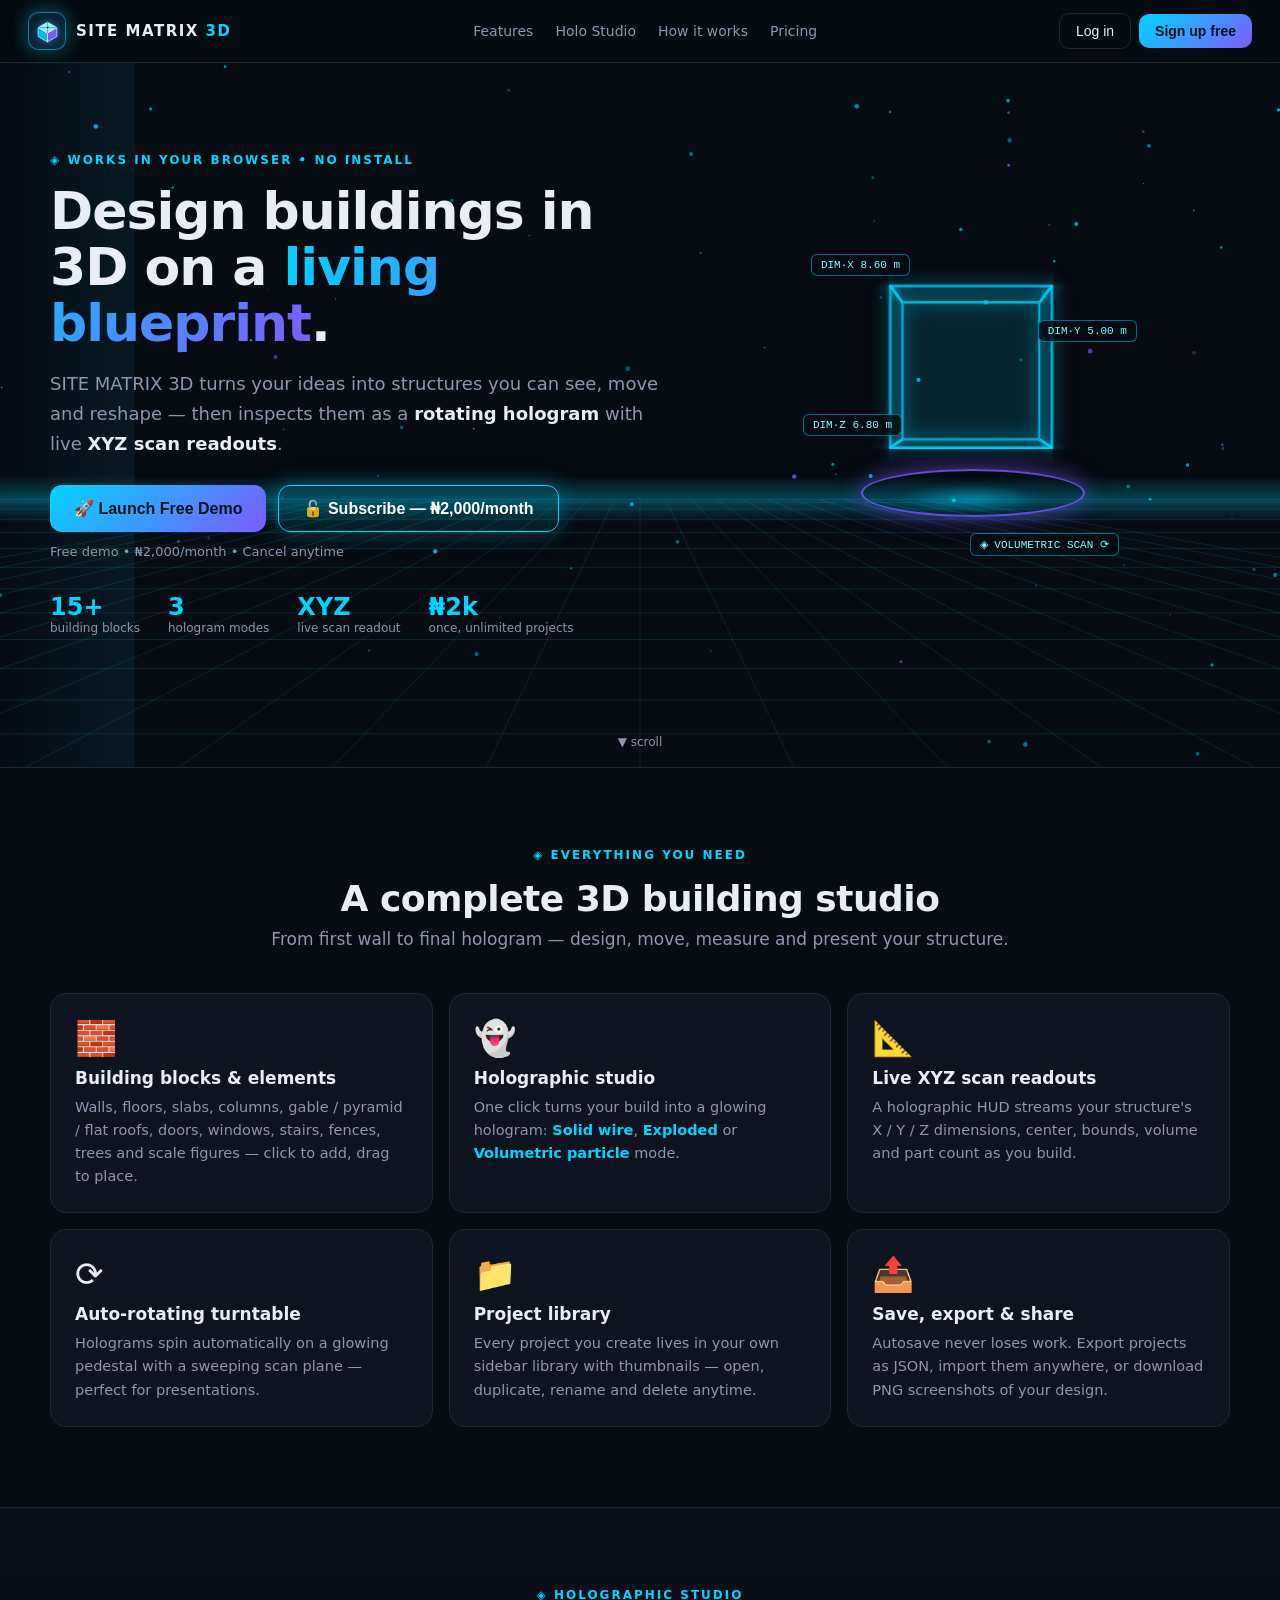
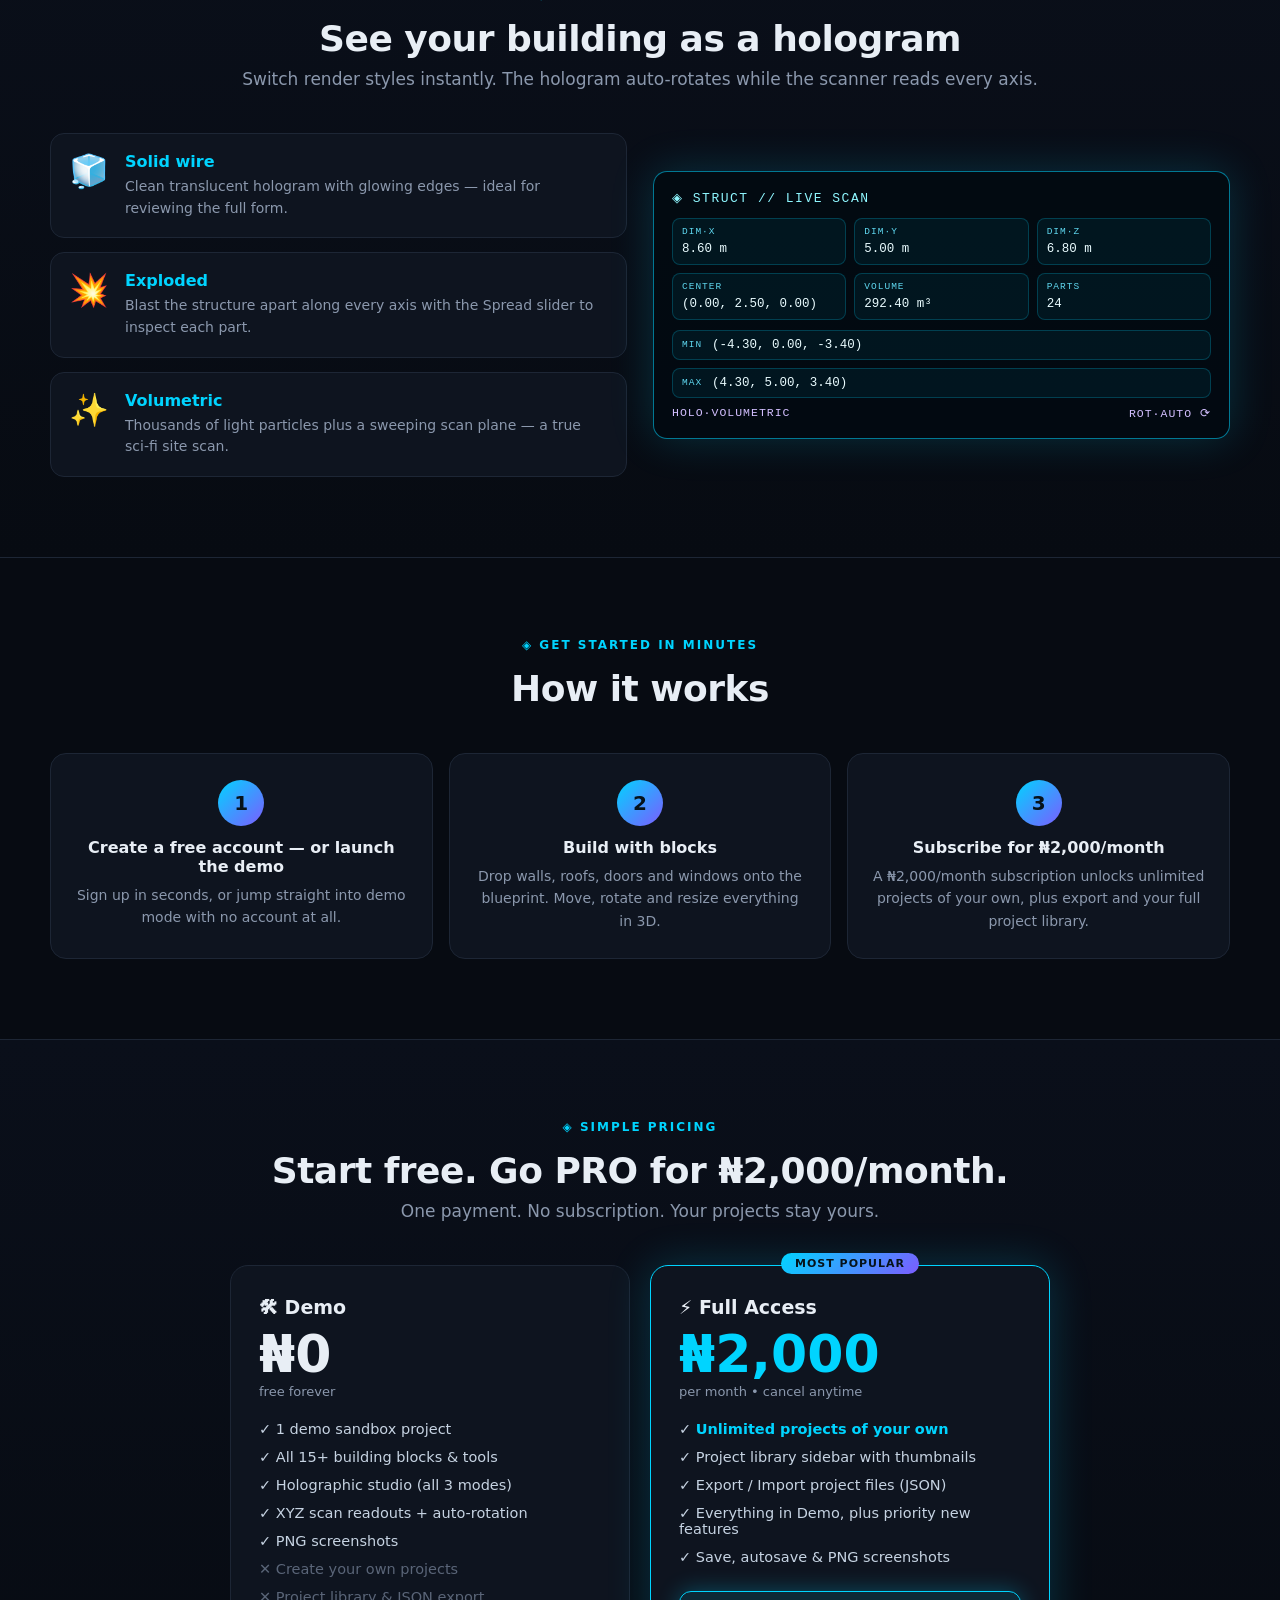
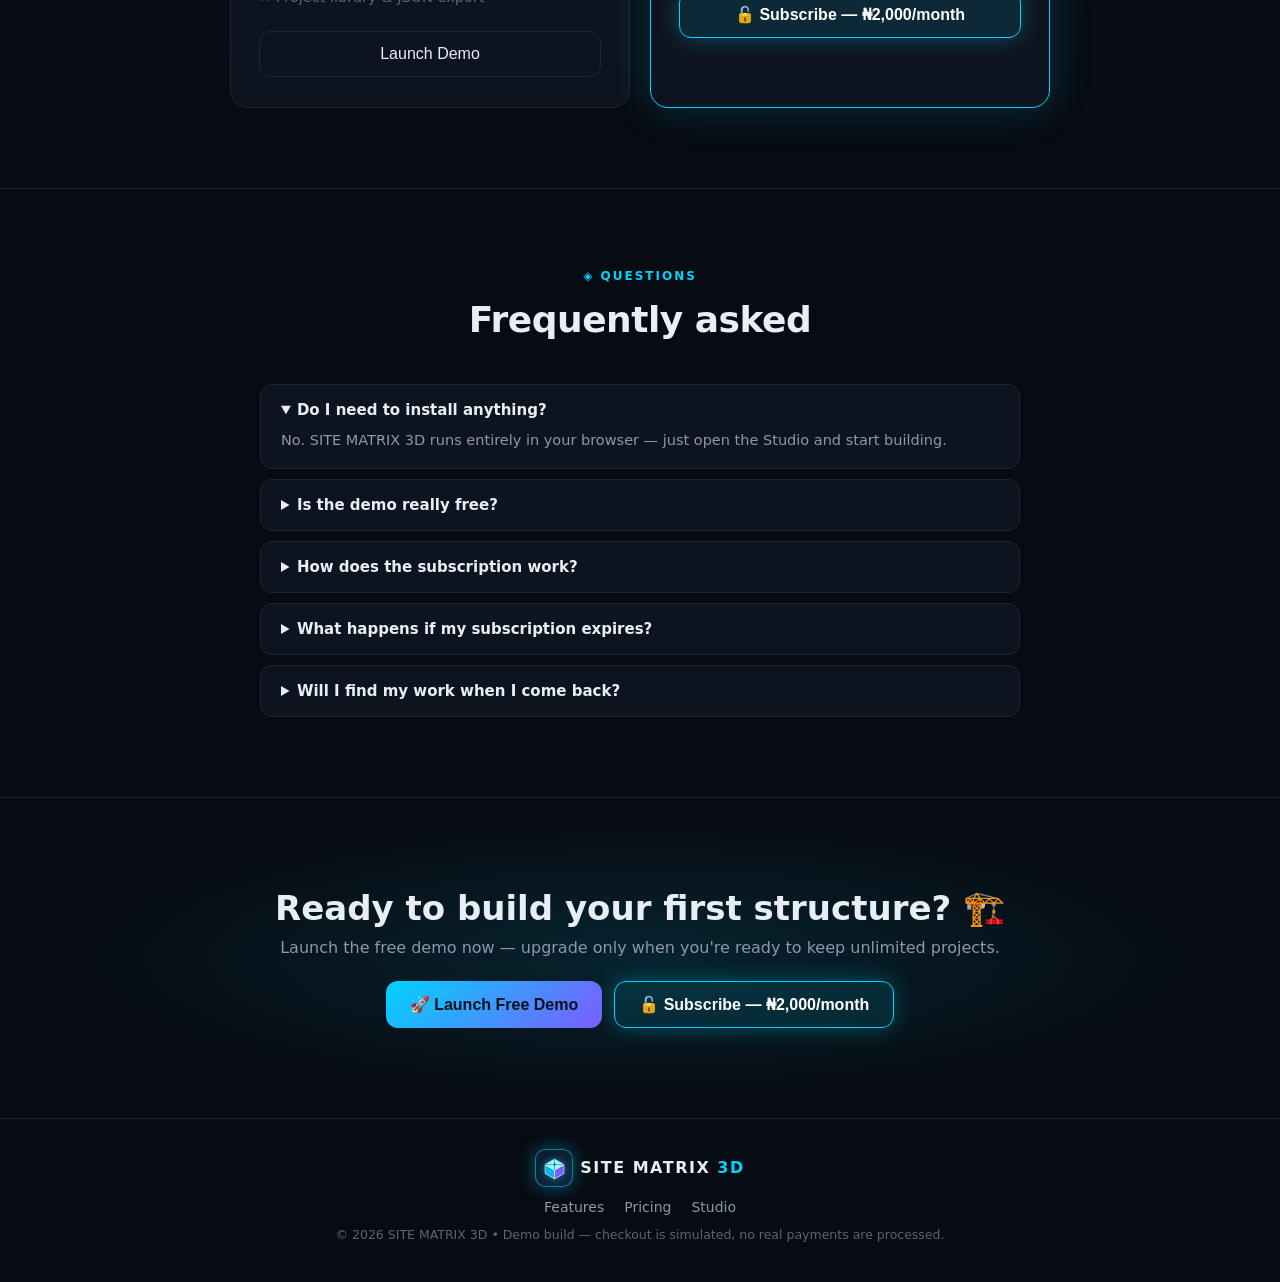
<file: index.html>
<!DOCTYPE html>
<html lang="en">
<head>
  <meta charset="UTF-8" />
  <meta name="viewport" content="width=device-width, initial-scale=1.0, viewport-fit=cover" />
  <style>
    :root { --safe-bottom: env(safe-area-inset-bottom, 0px); }
    body { padding-bottom: var(--safe-bottom); }
  </style>
  <title>SITE MATRIX 3D — Design Buildings on a Living Blueprint</title>
  <meta name="description" content="SITE MATRIX 3D: build houses and structures in 3D, then inspect them as a rotating hologram with live XYZ scan readouts. Free demo, full access ₦2,000/month." />
  <link rel="icon" href="data:image/svg+xml,%3Csvg xmlns='http://www.w3.org/2000/svg' viewBox='0 0 100 100'%3E%3Ctext y='.9em' font-size='90'%3E%F0%9F%A7%8A%3C/text%3E%3C/svg%3E" />
  <link rel="stylesheet" href="landing.css?v=6" />
  <link rel="stylesheet" href="pay.css?v=6" />
</head>
<body>
  <!-- ================= NAV ================= -->
  <nav id="nav">
    <a class="nav-brand" href="#top">
      <span class="logo"><svg viewBox="0 0 48 48" aria-hidden="true"><polygon points="6,16.5 24,27 24,44 6,33.5" fill="#00b8e6" stroke="rgba(234,252,255,.9)" stroke-width="1.4" stroke-linejoin="round"/><polygon points="42,16.5 24,27 24,44 42,33.5" fill="#7c5cff" stroke="rgba(234,252,255,.9)" stroke-width="1.4" stroke-linejoin="round"/><polygon points="24,6 42,16.5 24,27 6,16.5" fill="#8ff7ff" stroke="rgba(234,252,255,.9)" stroke-width="1.4" stroke-linejoin="round"/><line x1="24" y1="6" x2="24" y2="27" stroke="#0b3a52" stroke-width="1.4" opacity=".55"/><line x1="6" y1="16.5" x2="42" y2="16.5" stroke="#0b3a52" stroke-width="1.4" opacity=".55"/><circle cx="24" cy="16.5" r="2.4" fill="#0b1626" stroke="#eafcff" stroke-width="1"/></svg></span>
      <span class="nav-title">SITE MATRIX <em>3D</em></span>
    </a>
    <div class="nav-links">
      <a href="#features">Features</a>
      <a href="#holo">Holo Studio</a>
      <a href="#how">How it works</a>
      <a href="#pricing">Pricing</a>
    </div>
    <div class="nav-auth" id="nav-auth">
      <button class="btn btn-ghost" id="nav-login">Log in</button>
      <button class="btn btn-primary" id="nav-signup">Sign up free</button>
    </div>
    <div class="nav-auth hidden" id="nav-user">
      <span class="nav-chip" id="nav-chip">👤</span>
      <a class="btn btn-primary" href="app.html">Open Studio →</a>
      <button class="btn btn-ghost" id="nav-logout">Logout</button>
    </div>
  </nav>

  <!-- ================= HERO ================= -->
  <header id="top" class="hero">
    <canvas id="bg-canvas"></canvas>
    <div class="hero-inner">
      <div class="hero-copy">
        <div class="eyebrow">◈ WORKS IN YOUR BROWSER • NO INSTALL</div>
        <h1>Design buildings in 3D on a <span class="grad">living blueprint</span>.</h1>
        <p class="lede">SITE MATRIX 3D turns your ideas into structures you can see, move and reshape — then inspects them as a <b>rotating hologram</b> with live <b>XYZ scan readouts</b>.</p>
        <div class="cta-row">
          <button class="btn btn-big btn-primary" id="hero-demo">🚀 Launch Free Demo</button>
          <button class="btn btn-big btn-glow" id="hero-unlock">🔓 Subscribe — ₦2,000/month</button>
        </div>
        <div class="cta-note">Free demo • ₦2,000/month • Cancel anytime</div>
        <div class="stats">
          <div><b>15+</b><span>building blocks</span></div>
          <div><b>3</b><span>hologram modes</span></div>
          <div><b>XYZ</b><span>live scan readout</span></div>
          <div><b>₦2k</b><span>once, unlimited projects</span></div>
        </div>
      </div>
      <div class="hero-visual">
        <div class="holo-stage">
          <div class="holo-cube">
            <div class="face f1"></div>
            <div class="face f2"></div>
            <div class="face f3"></div>
            <div class="face f4"></div>
            <div class="face f5"></div>
            <div class="face f6"></div>
          </div>
          <div class="holo-ring"></div>
          <div class="holo-base"></div>
          <div class="chip c1">DIM·X 8.60 m</div>
          <div class="chip c2">DIM·Y 5.00 m</div>
          <div class="chip c3">DIM·Z 6.80 m</div>
          <div class="chip c4">◈ VOLUMETRIC SCAN ⟳</div>
        </div>
      </div>
    </div>
    <div class="scroll-hint">▼ scroll</div>
  </header>

  <!-- ================= FEATURES ================= -->
  <section id="features" class="section">
    <div class="section-head">
      <div class="eyebrow">◈ EVERYTHING YOU NEED</div>
      <h2>A complete 3D building studio</h2>
      <p>From first wall to final hologram — design, move, measure and present your structure.</p>
    </div>
    <div class="cards">
      <div class="card"><div class="card-icon">🧱</div><h3>Building blocks &amp; elements</h3><p>Walls, floors, slabs, columns, gable / pyramid / flat roofs, doors, windows, stairs, fences, trees and scale figures — click to add, drag to place.</p></div>
      <div class="card"><div class="card-icon">👻</div><h3>Holographic studio</h3><p>One click turns your build into a glowing hologram: <b>Solid wire</b>, <b>Exploded</b> or <b>Volumetric particle</b> mode.</p></div>
      <div class="card"><div class="card-icon">📐</div><h3>Live XYZ scan readouts</h3><p>A holographic HUD streams your structure's X / Y / Z dimensions, center, bounds, volume and part count as you build.</p></div>
      <div class="card"><div class="card-icon">⟳</div><h3>Auto-rotating turntable</h3><p>Holograms spin automatically on a glowing pedestal with a sweeping scan plane — perfect for presentations.</p></div>
      <div class="card"><div class="card-icon">📁</div><h3>Project library</h3><p>Every project you create lives in your own sidebar library with thumbnails — open, duplicate, rename and delete anytime.</p></div>
      <div class="card"><div class="card-icon">📤</div><h3>Save, export &amp; share</h3><p>Autosave never loses work. Export projects as JSON, import them anywhere, or download PNG screenshots of your design.</p></div>
    </div>
  </section>

  <!-- ================= HOLO ================= -->
  <section id="holo" class="section section-dark">
    <div class="section-head">
      <div class="eyebrow">◈ HOLOGRAPHIC STUDIO</div>
      <h2>See your building as a hologram</h2>
      <p>Switch render styles instantly. The hologram auto-rotates while the scanner reads every axis.</p>
    </div>
    <div class="holo-grid">
      <div class="holo-modes">
        <div class="holo-mode"><div class="hm-icon">🧊</div><div><h3>Solid wire</h3><p>Clean translucent hologram with glowing edges — ideal for reviewing the full form.</p></div></div>
        <div class="holo-mode"><div class="hm-icon">💥</div><div><h3>Exploded</h3><p>Blast the structure apart along every axis with the Spread slider to inspect each part.</p></div></div>
        <div class="holo-mode"><div class="hm-icon">✨</div><div><h3>Volumetric</h3><p>Thousands of light particles plus a sweeping scan plane — a true sci-fi site scan.</p></div></div>
      </div>
      <div class="hud-mock">
        <div class="hud-mock-title">◈ STRUCT // LIVE SCAN</div>
        <div class="hud-mock-grid">
          <div><label>DIM·X</label><span>8.60 m</span></div>
          <div><label>DIM·Y</label><span>5.00 m</span></div>
          <div><label>DIM·Z</label><span>6.80 m</span></div>
          <div><label>CENTER</label><span>(0.00, 2.50, 0.00)</span></div>
          <div><label>VOLUME</label><span>292.40 m³</span></div>
          <div><label>PARTS</label><span>24</span></div>
        </div>
        <div class="hud-mock-row"><label>MIN</label><span>(-4.30, 0.00, -3.40)</span></div>
        <div class="hud-mock-row"><label>MAX</label><span>(4.30, 5.00, 3.40)</span></div>
        <div class="hud-mock-foot"><span>HOLO·VOLUMETRIC</span><span>ROT·AUTO ⟳</span></div>
      </div>
    </div>
  </section>

  <!-- ================= HOW ================= -->
  <section id="how" class="section">
    <div class="section-head">
      <div class="eyebrow">◈ GET STARTED IN MINUTES</div>
      <h2>How it works</h2>
    </div>
    <div class="steps">
      <div class="step"><div class="step-num">1</div><h3>Create a free account — or launch the demo</h3><p>Sign up in seconds, or jump straight into demo mode with no account at all.</p></div>
      <div class="step"><div class="step-num">2</div><h3>Build with blocks</h3><p>Drop walls, roofs, doors and windows onto the blueprint. Move, rotate and resize everything in 3D.</p></div>
      <div class="step"><div class="step-num">3</div><h3>Subscribe for ₦2,000/month</h3><p>A ₦2,000/month subscription unlocks unlimited projects of your own, plus export and your full project library.</p></div>
    </div>
  </section>

  <!-- ================= PRICING ================= -->
  <section id="pricing" class="section section-dark">
    <div class="section-head">
      <div class="eyebrow">◈ SIMPLE PRICING</div>
      <h2>Start free. Go PRO for ₦2,000/month.</h2>
      <p>One payment. No subscription. Your projects stay yours.</p>
    </div>
    <div class="pricing">
      <div class="price-card">
        <h3>🛠 Demo</h3>
        <div class="price">₦0</div>
        <div class="per">free forever</div>
        <ul>
          <li>✓ 1 demo sandbox project</li>
          <li>✓ All 15+ building blocks &amp; tools</li>
          <li>✓ Holographic studio (all 3 modes)</li>
          <li>✓ XYZ scan readouts + auto-rotation</li>
          <li>✓ PNG screenshots</li>
          <li class="no">✕ Create your own projects</li>
          <li class="no">✕ Project library &amp; JSON export</li>
        </ul>
        <button class="btn btn-big btn-ghost btn-wide" id="pricing-demo">Launch Demo</button>
      </div>
      <div class="price-card featured">
        <div class="ribbon">MOST POPULAR</div>
        <h3>⚡ Full Access</h3>
        <div class="price">₦2,000</div>
        <div class="per">per month • cancel anytime</div>
        <ul>
          <li>✓ <b>Unlimited projects of your own</b></li>
          <li>✓ Project library sidebar with thumbnails</li>
          <li>✓ Export / Import project files (JSON)</li>
          <li>✓ Everything in Demo, plus priority new features</li>
          <li>✓ Save, autosave &amp; PNG screenshots</li>
        </ul>
        <button class="btn btn-big btn-glow btn-wide" id="pricing-unlock">🔓 Subscribe — ₦2,000/month</button>
      </div>
    </div>
  </section>

  <!-- ================= FAQ ================= -->
  <section id="faq" class="section">
    <div class="section-head">
      <div class="eyebrow">◈ QUESTIONS</div>
      <h2>Frequently asked</h2>
    </div>
    <div class="faq">
      <details open><summary>Do I need to install anything?</summary><p>No. SITE MATRIX 3D runs entirely in your browser — just open the Studio and start building.</p></details>
      <details><summary>Is the demo really free?</summary><p>Yes. Demo mode gives you a full sandbox with every building tool and all 3 hologram modes. A ₦2,000/month subscription lets you create and keep unlimited projects of your own. Cancel anytime.</p></details>
      <details><summary>How does the subscription work?</summary><p>Subscribe with your card through the secure in-app checkout — ₦2,000/month, cancel anytime. This demo build simulates the payment — no real charge is made — and renewals are manual here; the same flow connects to Paystack or Flutterwave for automatic live billing.</p></details>
      <details><summary>What happens if my subscription expires?</summary><p>Your projects are kept safely, but creating new projects and exporting lock again until you renew. Renewing extends your access for another 30 days from the day you pay.</p></details>
      <details><summary>Will I find my work when I come back?</summary><p>Yes. Your projects are saved in your browser under your account, with autosave while you work. Use Export to keep backup files.</p></details>
    </div>
  </section>

  <!-- ================= FINAL CTA ================= -->
  <section class="final-cta">
    <h2>Ready to build your first structure? 🏗️</h2>
    <p>Launch the free demo now — upgrade only when you're ready to keep unlimited projects.</p>
    <div class="cta-row center">
      <button class="btn btn-big btn-primary" id="final-demo">🚀 Launch Free Demo</button>
      <button class="btn btn-big btn-glow" id="final-unlock">🔓 Subscribe — ₦2,000/month</button>
    </div>
  </section>

  <footer>
    <div class="foot-brand"><span class="logo"><svg viewBox="0 0 48 48" aria-hidden="true"><polygon points="6,16.5 24,27 24,44 6,33.5" fill="#00b8e6" stroke="rgba(234,252,255,.9)" stroke-width="1.4" stroke-linejoin="round"/><polygon points="42,16.5 24,27 24,44 42,33.5" fill="#7c5cff" stroke="rgba(234,252,255,.9)" stroke-width="1.4" stroke-linejoin="round"/><polygon points="24,6 42,16.5 24,27 6,16.5" fill="#8ff7ff" stroke="rgba(234,252,255,.9)" stroke-width="1.4" stroke-linejoin="round"/><line x1="24" y1="6" x2="24" y2="27" stroke="#0b3a52" stroke-width="1.4" opacity=".55"/><line x1="6" y1="16.5" x2="42" y2="16.5" stroke="#0b3a52" stroke-width="1.4" opacity=".55"/><circle cx="24" cy="16.5" r="2.4" fill="#0b1626" stroke="#eafcff" stroke-width="1"/></svg></span> SITE MATRIX <em>3D</em></div>
    <div class="foot-links"><a href="#features">Features</a><a href="#pricing">Pricing</a><a href="app.html">Studio</a></div>
    <div class="foot-note">© 2026 SITE MATRIX 3D • Demo build — checkout is simulated, no real payments are processed.</div>
  </footer>

  <!-- ================= AUTH MODAL ================= -->
  <div id="auth-modal" class="hidden">
    <div class="auth-card">
      <button class="auth-close" id="auth-close">✕</button>
      <div class="auth-tabs">
        <button class="auth-tab" data-authtab="login">Log in</button>
        <button class="auth-tab active" data-authtab="signup">Sign up</button>
      </div>

      <form id="form-login" class="auth-form hidden" novalidate>
        <h3>Welcome back 👋</h3>
        <label>Email<input type="email" id="login-email" placeholder="you@example.com" autocomplete="email" /></label>
        <label>Password<input type="password" id="login-pass" placeholder="••••••••" autocomplete="current-password" /></label>
        <div class="auth-error hidden" id="login-error"></div>
        <button type="submit" class="btn btn-big btn-primary btn-wide" id="login-btn">Log in →</button>
      </form>

      <form id="form-signup" class="auth-form" novalidate>
        <h3>Create your free account 🎉</h3>
        <label>Full name<input type="text" id="signup-name" placeholder="Ada Lovelace" autocomplete="name" /></label>
        <label>Email<input type="email" id="signup-email" placeholder="you@example.com" autocomplete="email" /></label>
        <label>Password (min. 6 characters)<input type="password" id="signup-pass" placeholder="••••••••" autocomplete="new-password" /></label>
        <div class="auth-error hidden" id="signup-error"></div>
        <button type="submit" class="btn btn-big btn-primary btn-wide" id="signup-btn">Create free account →</button>
      </form>

      <div class="auth-foot">
        <span>Just looking around?</span>
        <button class="link-btn" id="auth-guest">Continue as guest (demo) →</button>
      </div>
    </div>
  </div>

  <script type="module" src="landing.js?v=6"></script>
</body>
</html>
</file>
<file: landing.css>
/* SITE MATRIX 3D — landing page styles */

:root {
  --bg: #070b12;
  --panel: #0e141f;
  --border: #1d2635;
  --text: #e8eef5;
  --muted: #8b98ad;
  --accent: #00d4ff;
  --accent2: #7c5cff;
}

html { scroll-behavior: smooth; }

body {
  margin: 0;
  font-family: system-ui, -apple-system, "Segoe UI", Roboto, "Helvetica Neue", Arial, sans-serif;
  background: var(--bg);
  color: var(--text);
  overflow-x: hidden;
}

.hidden { display: none !important; }

/* ---------- buttons ---------- */
.btn {
  background: #141b27;
  color: var(--text);
  border: 1px solid var(--border);
  border-radius: 10px;
  padding: 9px 16px;
  font-size: 14px;
  cursor: pointer;
  text-decoration: none;
  display: inline-block;
  transition: transform 0.08s, box-shadow 0.15s, border-color 0.15s, filter 0.15s;
  white-space: nowrap;
}

.btn:hover { border-color: var(--accent); }
.btn:active { transform: scale(0.97); }

.btn-primary {
  background: linear-gradient(135deg, var(--accent), var(--accent2));
  border: none;
  color: #06121a;
  font-weight: 700;
}

.btn-primary:hover { filter: brightness(1.12); border: none; }

.btn-glow {
  background: rgba(0, 212, 255, 0.1);
  border: 1px solid var(--accent);
  color: #fff;
  font-weight: 700;
  box-shadow: 0 0 22px rgba(0, 212, 255, 0.3);
}

.btn-glow:hover { box-shadow: 0 0 32px rgba(0, 212, 255, 0.5); }

.btn-ghost { background: transparent; }
.btn-big { padding: 13px 24px; font-size: 16px; border-radius: 12px; }
.btn-wide { width: 100%; box-sizing: border-box; text-align: center; }

/* ---------- nav ---------- */
#nav {
  position: sticky;
  top: 0;
  z-index: 50;
  display: flex;
  align-items: center;
  justify-content: space-between;
  gap: 14px;
  padding: 12px 28px;
  background: rgba(7, 11, 18, 0.85);
  backdrop-filter: blur(10px);
  border-bottom: 1px solid var(--border);
}

.nav-brand { display: flex; align-items: center; gap: 10px; text-decoration: none; color: var(--text); }

.logo {
  width: 36px;
  height: 36px;
  border-radius: 10px;
  background: linear-gradient(160deg, #0c1526, #141c33);
  border: 1px solid rgba(0, 212, 255, 0.55);
  display: inline-flex;
  align-items: center;
  justify-content: center;
  box-shadow: 0 0 18px rgba(0, 212, 255, 0.4), inset 0 0 10px rgba(0, 212, 255, 0.12);
  vertical-align: middle;
}

.logo svg {
  width: 25px;
  height: 25px;
  filter: drop-shadow(0 0 5px rgba(0, 212, 255, 0.65));
}

.nav-title { font-weight: 800; letter-spacing: 1.5px; font-size: 15px; }
.nav-title em { font-style: normal; color: var(--accent); }

.nav-links { display: flex; gap: 22px; }
.nav-links a { color: var(--muted); text-decoration: none; font-size: 14px; }
.nav-links a:hover { color: #fff; }

.nav-auth { display: flex; gap: 8px; align-items: center; }
.nav-chip {
  font-size: 13px;
  color: var(--muted);
  background: var(--panel);
  border: 1px solid var(--border);
  border-radius: 20px;
  padding: 6px 12px;
  max-width: 220px;
  overflow: hidden;
  text-overflow: ellipsis;
  white-space: nowrap;
}

/* ---------- hero ---------- */
.hero {
  position: relative;
  overflow: hidden;
  border-bottom: 1px solid var(--border);
}

#bg-canvas {
  position: absolute;
  inset: 0;
  width: 100%;
  height: 100%;
}

.hero-inner {
  position: relative;
  display: flex;
  align-items: center;
  gap: 40px;
  max-width: 1180px;
  margin: 0 auto;
  padding: 90px 28px 100px 28px;
}

.hero-copy { flex: 1.2; min-width: 0; }

.eyebrow {
  font-size: 12px;
  letter-spacing: 2px;
  color: var(--accent);
  font-weight: 700;
  margin-bottom: 16px;
}

.hero h1 {
  font-size: 52px;
  line-height: 1.08;
  margin: 0 0 18px 0;
  letter-spacing: -1px;
}

.grad {
  background: linear-gradient(120deg, var(--accent), var(--accent2));
  -webkit-background-clip: text;
  background-clip: text;
  color: transparent;
}

.lede { font-size: 18px; color: var(--muted); line-height: 1.65; margin: 0 0 26px 0; }
.lede b { color: var(--text); }

.cta-row { display: flex; gap: 12px; flex-wrap: wrap; }
.cta-row.center { justify-content: center; }
.cta-note { margin-top: 12px; font-size: 13px; color: var(--muted); }

.stats {
  display: flex;
  gap: 28px;
  margin-top: 34px;
  flex-wrap: wrap;
}

.stats div { display: flex; flex-direction: column; }
.stats b { font-size: 24px; color: var(--accent); }
.stats span { font-size: 12px; color: var(--muted); }

/* hero hologram visual */
.hero-visual { flex: 1; display: flex; justify-content: center; min-width: 0; }

.holo-stage {
  position: relative;
  width: 320px;
  height: 340px;
  perspective: 900px;
}

.holo-cube {
  position: absolute;
  left: 50%;
  top: 70px;
  width: 150px;
  height: 150px;
  margin-left: -75px;
  transform-style: preserve-3d;
  animation: cube-spin 9s linear infinite;
}

@keyframes cube-spin {
  from { transform: rotateX(-18deg) rotateY(0deg); }
  to { transform: rotateX(-18deg) rotateY(360deg); }
}

.holo-cube .face {
  position: absolute;
  inset: 0;
  border: 2px solid rgba(0, 212, 255, 0.9);
  background: rgba(0, 212, 255, 0.07);
  box-shadow: inset 0 0 24px rgba(0, 212, 255, 0.25), 0 0 18px rgba(0, 212, 255, 0.35);
}

.f1 { transform: translateZ(75px); }
.f2 { transform: rotateY(180deg) translateZ(75px); }
.f3 { transform: rotateY(90deg) translateZ(75px); }
.f4 { transform: rotateY(-90deg) translateZ(75px); }
.f5 { transform: rotateX(90deg) translateZ(75px); }
.f6 { transform: rotateX(-90deg) translateZ(75px); }

.holo-ring {
  position: absolute;
  left: 50%;
  top: 245px;
  width: 220px;
  height: 44px;
  margin-left: -110px;
  border: 2px solid rgba(124, 92, 255, 0.8);
  border-radius: 50%;
  box-shadow: 0 0 22px rgba(124, 92, 255, 0.6);
  animation: ring-pulse 2.6s ease-in-out infinite;
}

@keyframes ring-pulse {
  0%, 100% { transform: scaleX(1); opacity: 0.8; }
  50% { transform: scaleX(1.06); opacity: 1; }
}

.holo-base {
  position: absolute;
  left: 50%;
  top: 262px;
  width: 150px;
  height: 26px;
  margin-left: -75px;
  background: radial-gradient(ellipse at center, rgba(0, 212, 255, 0.55), transparent 70%);
  filter: blur(4px);
}

.holo-stage .chip {
  position: absolute;
  font-family: ui-monospace, "SF Mono", Consolas, monospace;
  font-size: 11px;
  color: #8ff7ff;
  background: rgba(4, 12, 20, 0.85);
  border: 1px solid rgba(0, 212, 255, 0.5);
  border-radius: 6px;
  padding: 4px 9px;
  white-space: nowrap;
  animation: chip-float 4s ease-in-out infinite;
}

.c1 { top: 30px; left: 0; }
.c2 { top: 96px; right: -6px; animation-delay: 0.7s; }
.c3 { top: 190px; left: -8px; animation-delay: 1.3s; }
.c4 { bottom: 8px; right: 12px; animation-delay: 1.9s; color: #d3bfff; border-color: rgba(124, 92, 255, 0.6); }

@keyframes chip-float {
  0%, 100% { transform: translateY(0); }
  50% { transform: translateY(-8px); }
}

.scroll-hint {
  position: relative;
  text-align: center;
  color: var(--muted);
  font-size: 12px;
  padding-bottom: 18px;
  animation: chip-float 2.4s ease-in-out infinite;
}

/* ---------- sections ---------- */
.section { max-width: 1180px; margin: 0 auto; padding: 80px 28px; }
.section-dark {
  max-width: none;
  background: linear-gradient(180deg, #0a0f1a, #070b12);
  border-top: 1px solid var(--border);
  border-bottom: 1px solid var(--border);
}
.section-dark > * { max-width: 1180px; margin-left: auto; margin-right: auto; }

.section-head { text-align: center; margin-bottom: 44px; }
.section-head h2 { font-size: 36px; margin: 0 0 10px 0; letter-spacing: -0.5px; }
.section-head p { color: var(--muted); font-size: 17px; margin: 0; }

.cards {
  display: grid;
  grid-template-columns: repeat(3, 1fr);
  gap: 16px;
}

.card {
  background: var(--panel);
  border: 1px solid var(--border);
  border-radius: 16px;
  padding: 24px;
  transition: border-color 0.15s, transform 0.15s;
}

.card:hover { border-color: rgba(0, 212, 255, 0.5); transform: translateY(-3px); }
.card-icon { font-size: 34px; margin-bottom: 10px; }
.card h3 { margin: 0 0 8px 0; font-size: 17px; }
.card p { margin: 0; color: var(--muted); font-size: 14.5px; line-height: 1.6; }
.card b { color: var(--accent); }

/* holo showcase */
.holo-grid {
  display: grid;
  grid-template-columns: 1fr 1fr;
  gap: 26px;
  align-items: center;
}

.holo-modes { display: flex; flex-direction: column; gap: 14px; }

.holo-mode {
  display: flex;
  gap: 16px;
  background: var(--panel);
  border: 1px solid var(--border);
  border-radius: 14px;
  padding: 18px;
  align-items: flex-start;
}

.holo-mode:hover { border-color: rgba(124, 92, 255, 0.55); }
.hm-icon { font-size: 32px; }
.holo-mode h3 { margin: 0 0 5px 0; font-size: 16px; color: var(--accent); }
.holo-mode p { margin: 0; color: var(--muted); font-size: 14px; line-height: 1.55; }

.hud-mock {
  font-family: ui-monospace, "SF Mono", Consolas, monospace;
  background: rgba(3, 10, 18, 0.92);
  border: 1px solid rgba(0, 212, 255, 0.55);
  border-radius: 14px;
  padding: 18px;
  box-shadow: 0 0 44px rgba(0, 212, 255, 0.18);
  position: relative;
  overflow: hidden;
}

.hud-mock::after {
  content: "";
  position: absolute;
  left: 0;
  right: 0;
  height: 52px;
  top: -60px;
  background: linear-gradient(180deg, transparent, rgba(0, 212, 255, 0.14), transparent);
  animation: hud-scan 3.4s linear infinite;
}

@keyframes hud-scan { to { top: 110%; } }

.hud-mock-title { color: #8ff7ff; font-size: 13px; letter-spacing: 1.5px; margin-bottom: 12px; }
.hud-mock-grid { display: grid; grid-template-columns: 1fr 1fr 1fr; gap: 8px; margin-bottom: 10px; }
.hud-mock-grid div, .hud-mock-row {
  background: rgba(0, 212, 255, 0.06);
  border: 1px solid rgba(0, 212, 255, 0.22);
  border-radius: 8px;
  padding: 7px 9px;
}
.hud-mock-grid label, .hud-mock-row label {
  display: block;
  font-size: 9.5px;
  letter-spacing: 1px;
  color: #5fd7ef;
  margin-bottom: 2px;
}
.hud-mock-grid span, .hud-mock-row span { font-size: 12.5px; color: #eafcff; }
.hud-mock-row { display: flex; gap: 10px; align-items: center; margin-bottom: 8px; }
.hud-mock-row label { margin: 0; }
.hud-mock-foot {
  display: flex;
  justify-content: space-between;
  color: #d3bfff;
  font-size: 11.5px;
  letter-spacing: 1px;
  margin-top: 6px;
}

/* steps */
.steps { display: grid; grid-template-columns: repeat(3, 1fr); gap: 16px; }

.step {
  background: var(--panel);
  border: 1px solid var(--border);
  border-radius: 16px;
  padding: 26px 24px;
  text-align: center;
}

.step-num {
  width: 46px;
  height: 46px;
  margin: 0 auto 12px auto;
  border-radius: 50%;
  background: linear-gradient(135deg, var(--accent), var(--accent2));
  color: #06121a;
  font-weight: 800;
  font-size: 20px;
  display: flex;
  align-items: center;
  justify-content: center;
}

.step h3 { margin: 0 0 8px 0; font-size: 16px; }
.step p { margin: 0; color: var(--muted); font-size: 14px; line-height: 1.6; }

/* pricing */
.pricing {
  display: grid;
  grid-template-columns: 1fr 1fr;
  gap: 20px;
  max-width: 820px;
}

.price-card {
  background: var(--panel);
  border: 1px solid var(--border);
  border-radius: 18px;
  padding: 30px 28px;
  position: relative;
}

.price-card.featured {
  border-color: var(--accent);
  box-shadow: 0 0 44px rgba(0, 212, 255, 0.2);
}

.ribbon {
  position: absolute;
  top: -13px;
  left: 50%;
  transform: translateX(-50%);
  background: linear-gradient(135deg, var(--accent), var(--accent2));
  color: #06121a;
  font-size: 11px;
  font-weight: 800;
  letter-spacing: 1px;
  padding: 4px 14px;
  border-radius: 20px;
  white-space: nowrap;
}

.price-card h3 { margin: 0; font-size: 19px; }
.price { font-size: 52px; font-weight: 800; margin-top: 6px; }
.featured .price { color: var(--accent); }
.per { color: var(--muted); font-size: 13px; margin-bottom: 16px; }
.price-card ul { list-style: none; margin: 0 0 20px 0; padding: 0; font-size: 14.5px; }
.price-card li { padding: 6px 0; color: #c6d3e2; }
.price-card li.no { color: #5a6578; }
.price-card li b { color: var(--accent); }

/* faq */
.faq { max-width: 760px; margin: 0 auto; display: flex; flex-direction: column; gap: 10px; }

.faq details {
  background: var(--panel);
  border: 1px solid var(--border);
  border-radius: 12px;
  padding: 16px 20px;
}

.faq summary { cursor: pointer; font-weight: 600; font-size: 15px; }
.faq p { color: var(--muted); font-size: 14.5px; line-height: 1.6; margin: 10px 0 0 0; }

/* final cta */
.final-cta {
  text-align: center;
  padding: 90px 28px;
  background: radial-gradient(ellipse at center, rgba(0, 212, 255, 0.12), transparent 65%);
  border-top: 1px solid var(--border);
}

.final-cta h2 { font-size: 34px; margin: 0 0 10px 0; }
.final-cta p { color: var(--muted); font-size: 16px; margin: 0 0 24px 0; }

footer {
  border-top: 1px solid var(--border);
  padding: 30px 28px 40px 28px;
  text-align: center;
}

.foot-brand { font-weight: 800; letter-spacing: 1.5px; margin-bottom: 12px; }
.foot-brand em { font-style: normal; color: var(--accent); }
.foot-links { display: flex; gap: 20px; justify-content: center; margin-bottom: 12px; }
.foot-links a { color: var(--muted); text-decoration: none; font-size: 14px; }
.foot-links a:hover { color: #fff; }
.foot-note { color: #5a6578; font-size: 12.5px; }

/* ---------- auth modal ---------- */
#auth-modal {
  position: fixed;
  inset: 0;
  background: rgba(2, 6, 12, 0.72);
  backdrop-filter: blur(3px);
  display: flex;
  align-items: center;
  justify-content: center;
  z-index: 900;
  padding: 16px;
}

.auth-card {
  background: #12161d;
  border: 1px solid rgba(0, 212, 255, 0.4);
  border-radius: 18px;
  width: 100%;
  max-width: 400px;
  padding: 26px 26px 20px 26px;
  position: relative;
  box-shadow: 0 24px 70px rgba(0, 0, 0, 0.65);
}

.auth-close {
  position: absolute;
  top: 12px;
  right: 12px;
  background: #171d26;
  border: 1px solid #232b38;
  color: #e8eef5;
  border-radius: 8px;
  width: 30px;
  height: 30px;
  cursor: pointer;
}

.auth-close:hover { border-color: #00d4ff; }

.auth-tabs { display: flex; gap: 8px; margin-bottom: 18px; }

.auth-tab {
  flex: 1;
  background: transparent;
  border: 1px solid #232b38;
  color: #8b98ad;
  border-radius: 10px;
  padding: 10px;
  font-size: 15px;
  font-weight: 700;
  cursor: pointer;
}

.auth-tab.active {
  background: rgba(0, 212, 255, 0.14);
  border-color: #00d4ff;
  color: #fff;
}

.auth-form h3 { margin: 0 0 14px 0; font-size: 18px; }

.auth-form label {
  display: flex;
  flex-direction: column;
  gap: 5px;
  font-size: 12.5px;
  color: #8b98ad;
  margin-bottom: 11px;
}

.auth-form input {
  background: #0b0e13;
  border: 1px solid #232b38;
  border-radius: 9px;
  color: #e8eef5;
  padding: 11px 12px;
  font-size: 15px;
  outline: none;
  width: 100%;
  box-sizing: border-box;
}

.auth-form input:focus { border-color: #00d4ff; }

.auth-error {
  background: rgba(255, 93, 93, 0.12);
  border: 1px solid rgba(255, 93, 93, 0.55);
  color: #ff9d9d;
  border-radius: 9px;
  padding: 8px 12px;
  font-size: 13px;
  margin-bottom: 11px;
}

.auth-foot {
  margin-top: 14px;
  text-align: center;
  font-size: 13px;
  color: #8b98ad;
}

.link-btn {
  background: none;
  border: none;
  color: #00d4ff;
  cursor: pointer;
  font-size: 13px;
  padding: 0;
}

.link-btn:hover { text-decoration: underline; }

/* ---------- responsive ---------- */
@media (max-width: 960px) {
  .hero-inner { flex-direction: column; padding: 60px 20px 70px 20px; }
  .hero h1 { font-size: 38px; }
  .cards { grid-template-columns: 1fr 1fr; }
  .holo-grid { grid-template-columns: 1fr; }
  .steps { grid-template-columns: 1fr; }
  .pricing { grid-template-columns: 1fr; }
  .nav-links { display: none; }
}

@media (max-width: 600px) {
  .cards { grid-template-columns: 1fr; }
  #nav { padding: 10px 14px; }
  .nav-title { font-size: 12px; }
  .hero h1 { font-size: 32px; }
  .holo-stage { transform: scale(0.85); }
}
</file>
<file: pay.css>
/* SITE MATRIX 3D — shared demo-checkout (payment modal) styles */

#pay-overlay {
  position: fixed;
  inset: 0;
  background: rgba(2, 6, 12, 0.72);
  backdrop-filter: blur(3px);
  display: flex;
  align-items: center;
  justify-content: center;
  z-index: 1000;
  padding: 16px;
}

.pay-card {
  background: #12161d;
  border: 1px solid rgba(0, 212, 255, 0.4);
  border-radius: 18px;
  width: 100%;
  max-width: 430px;
  max-height: 92vh;
  overflow-y: auto;
  padding: 22px 22px 20px 22px;
  position: relative;
  color: #e8eef5;
  box-shadow: 0 24px 70px rgba(0, 0, 0, 0.65), 0 0 40px rgba(0, 212, 255, 0.12);
  animation: pay-in 0.25s ease-out;
  font-family: system-ui, -apple-system, "Segoe UI", Roboto, sans-serif;
}

@keyframes pay-in {
  from { transform: translateY(14px) scale(0.98); opacity: 0; }
  to { transform: translateY(0) scale(1); opacity: 1; }
}

.pay-close {
  position: absolute;
  top: 12px;
  right: 12px;
  background: #171d26;
  border: 1px solid #232b38;
  color: #e8eef5;
  border-radius: 8px;
  width: 30px;
  height: 30px;
  cursor: pointer;
  font-size: 13px;
}

.pay-close:hover { border-color: #00d4ff; }

.pay-head { display: flex; gap: 12px; align-items: center; margin-bottom: 12px; }

.pay-logo {
  width: 44px;
  height: 44px;
  border-radius: 12px;
  background: linear-gradient(160deg, #0c1526, #141c33);
  border: 1px solid rgba(0, 212, 255, 0.55);
  display: flex;
  align-items: center;
  justify-content: center;
  flex-shrink: 0;
  box-shadow: 0 0 16px rgba(0, 212, 255, 0.35);
}

.pay-logo svg {
  width: 30px;
  height: 30px;
  filter: drop-shadow(0 0 5px rgba(0, 212, 255, 0.65));
}

.pay-head h3 { margin: 0 0 3px 0; font-size: 17px; }
.pay-sub { margin: 0; font-size: 12.5px; color: #8b98ad; }

.pay-price {
  display: flex;
  align-items: baseline;
  gap: 10px;
  background: rgba(0, 212, 255, 0.08);
  border: 1px solid rgba(0, 212, 255, 0.35);
  border-radius: 12px;
  padding: 10px 14px;
  margin-bottom: 12px;
}

.pay-amount { font-size: 30px; font-weight: 800; color: #00d4ff; }
.pay-once { font-size: 12px; color: #8b98ad; }

.pay-feats {
  list-style: none;
  margin: 0 0 12px 0;
  padding: 0;
  font-size: 13px;
  display: flex;
  flex-direction: column;
  gap: 5px;
  color: #c6d3e2;
}

.pay-email-row {
  display: flex;
  justify-content: space-between;
  font-size: 12.5px;
  color: #8b98ad;
  background: #0b0e13;
  border: 1px solid #232b38;
  border-radius: 9px;
  padding: 7px 11px;
  margin-bottom: 12px;
}

.pay-email-row strong { color: #e8eef5; font-weight: 600; }
.pay-email-row.hidden { display: none; }

.pay-form label {
  display: flex;
  flex-direction: column;
  gap: 5px;
  font-size: 12px;
  color: #8b98ad;
  margin-bottom: 10px;
}

.pay-form input {
  background: #0b0e13;
  border: 1px solid #232b38;
  border-radius: 9px;
  color: #e8eef5;
  padding: 10px 12px;
  font-size: 15px;
  letter-spacing: 0.5px;
  outline: none;
  width: 100%;
  box-sizing: border-box;
}

.pay-form input:focus { border-color: #00d4ff; }

.pay-grid2 { display: grid; grid-template-columns: 1fr 1fr; gap: 10px; }

.pay-error {
  background: rgba(255, 93, 93, 0.12);
  border: 1px solid rgba(255, 93, 93, 0.55);
  color: #ff9d9d;
  border-radius: 9px;
  padding: 8px 12px;
  font-size: 13px;
  margin-bottom: 10px;
}

.pay-error.hidden { display: none; }

.pay-btn {
  width: 100%;
  background: linear-gradient(135deg, #00d4ff, #7c5cff);
  border: none;
  border-radius: 11px;
  color: #06121a;
  font-weight: 800;
  font-size: 16px;
  padding: 12px;
  cursor: pointer;
  margin-top: 2px;
}

.pay-btn:hover:not(:disabled) { filter: brightness(1.1); }
.pay-btn:disabled { opacity: 0.75; cursor: wait; }
.pay-btn.processing::after {
  content: "";
  display: inline-block;
  width: 14px;
  height: 14px;
  margin-left: 10px;
  vertical-align: -2px;
  border: 2px solid rgba(6, 18, 26, 0.35);
  border-top-color: #06121a;
  border-radius: 50%;
  animation: pay-spin 0.7s linear infinite;
}

@keyframes pay-spin { to { transform: rotate(360deg); } }

.pay-secure {
  font-size: 11.5px;
  color: #8b98ad;
  text-align: center;
  line-height: 1.6;
  margin: 10px 0 0 0;
}

.pay-success { text-align: center; padding: 10px 0 4px 0; }
.pay-success.hidden { display: none; }
.pay-success h3 { margin: 10px 0 4px 0; }

.pay-check {
  width: 74px;
  height: 74px;
  margin: 0 auto;
  border-radius: 50%;
  background: linear-gradient(135deg, #3ddc84, #00d4ff);
  color: #06121a;
  font-size: 38px;
  font-weight: 800;
  display: flex;
  align-items: center;
  justify-content: center;
  animation: pay-pop 0.45s cubic-bezier(0.2, 1.6, 0.4, 1);
  box-shadow: 0 0 34px rgba(61, 220, 132, 0.5);
}

@keyframes pay-pop {
  from { transform: scale(0.3); opacity: 0; }
  to { transform: scale(1); opacity: 1; }
}

.pay-receipt {
  font-size: 12px;
  color: #8b98ad;
  background: #0b0e13;
  border: 1px dashed #232b38;
  border-radius: 9px;
  padding: 8px;
  margin: 12px 0;
}

/* owner master-code unlock */
.pay-owner-toggle { text-align: center; margin: 2px 0 10px 0; }

.pay-owner-toggle.hidden { display: none; }

.pay-owner-link {
  background: none;
  border: none;
  color: #8b98ad;
  font-size: 12.5px;
  cursor: pointer;
  padding: 2px 6px;
}

.pay-owner-link:hover { color: #00d4ff; text-decoration: underline; }

.pay-owner-row { display: flex; gap: 8px; margin-bottom: 10px; }

.pay-owner-row.hidden { display: none; }

.pay-owner-code {
  flex: 1;
  background: #0b0e13;
  border: 1px solid #232b38;
  border-radius: 9px;
  color: #e8eef5;
  padding: 10px 12px;
  font-size: 14px;
  letter-spacing: 0.5px;
  outline: none;
  min-width: 0;
}

.pay-owner-code:focus { border-color: #00d4ff; }

.pay-owner-btn {
  background: rgba(0, 212, 255, 0.14);
  border: 1px solid #00d4ff;
  color: #fff;
  border-radius: 9px;
  padding: 0 16px;
  font-size: 13.5px;
  font-weight: 700;
  cursor: pointer;
  white-space: nowrap;
}

.pay-owner-btn:hover { background: rgba(0, 212, 255, 0.25); }

.pay-owner-error { margin-bottom: 10px; }

.pay-until {
  color: #7dffb2;
  font-size: 13px;
  margin: 6px 0 10px 0;
  font-weight: 600;
}
</file>
